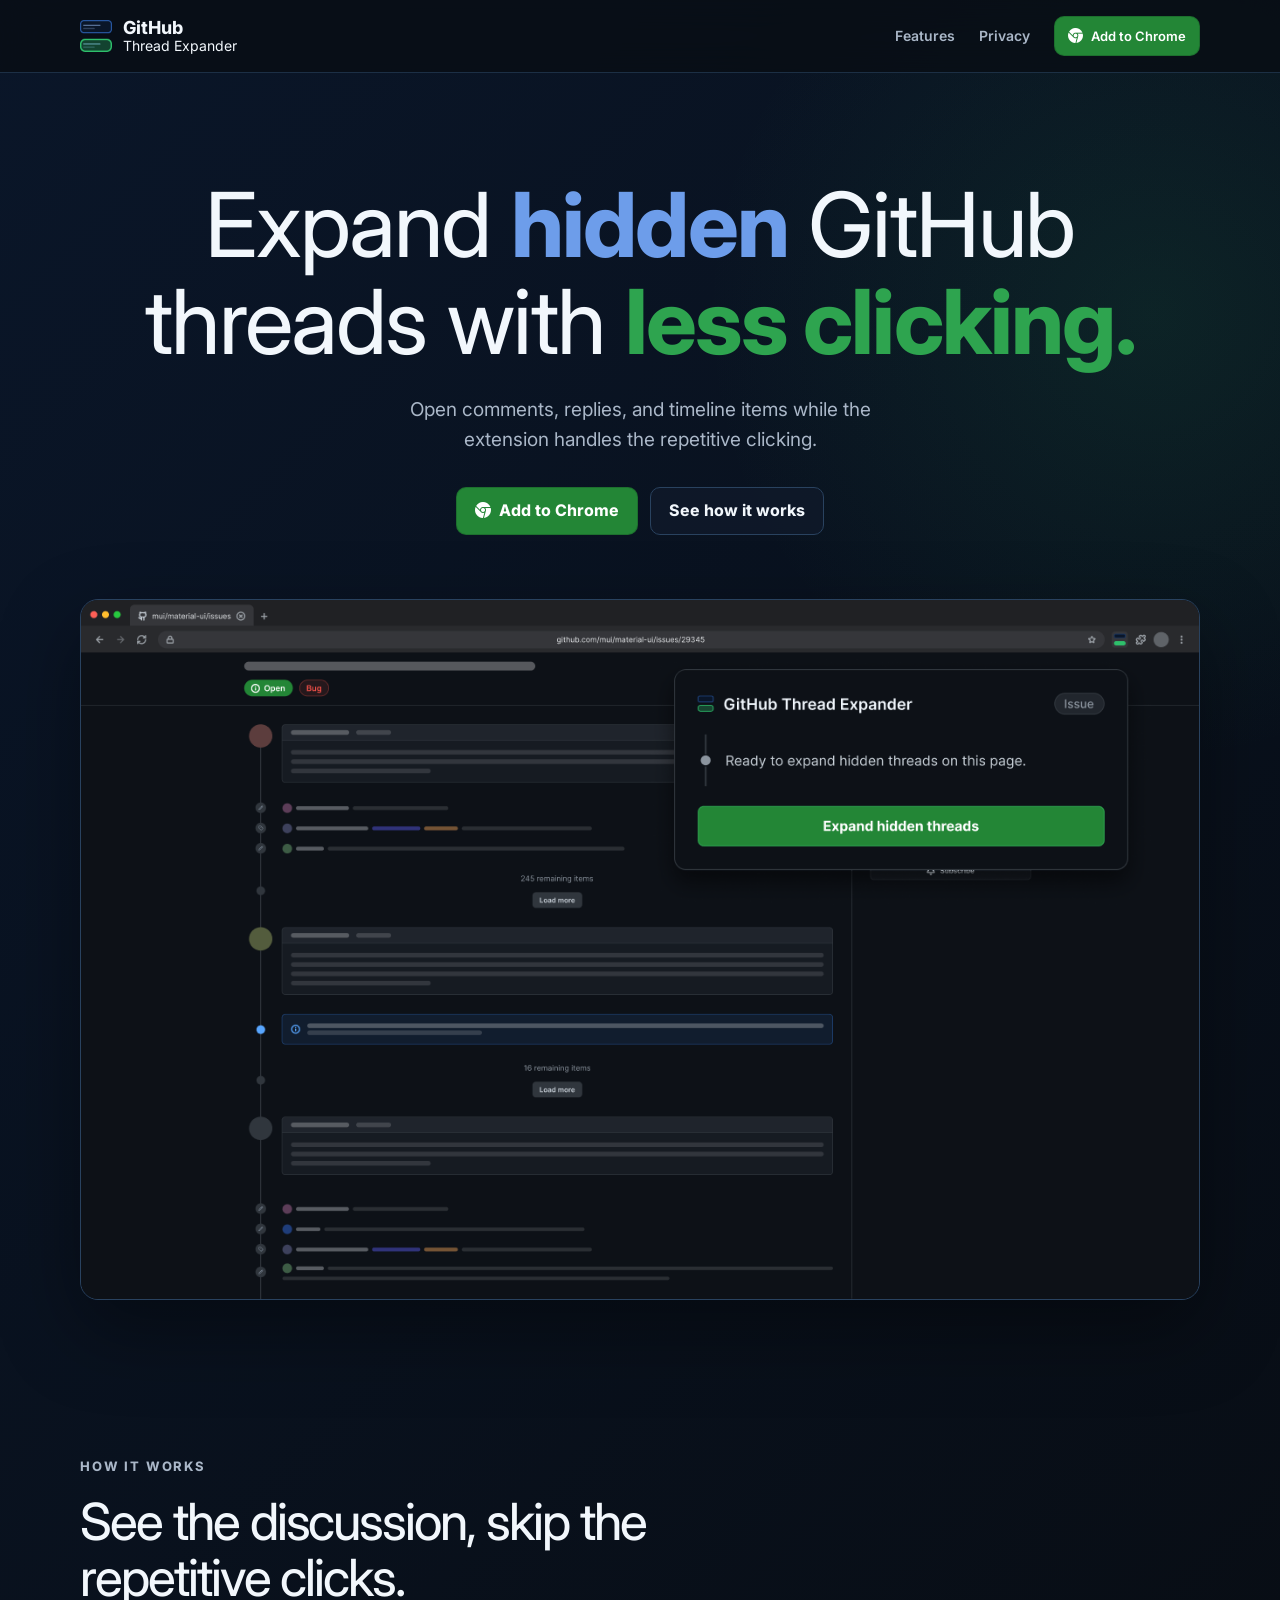
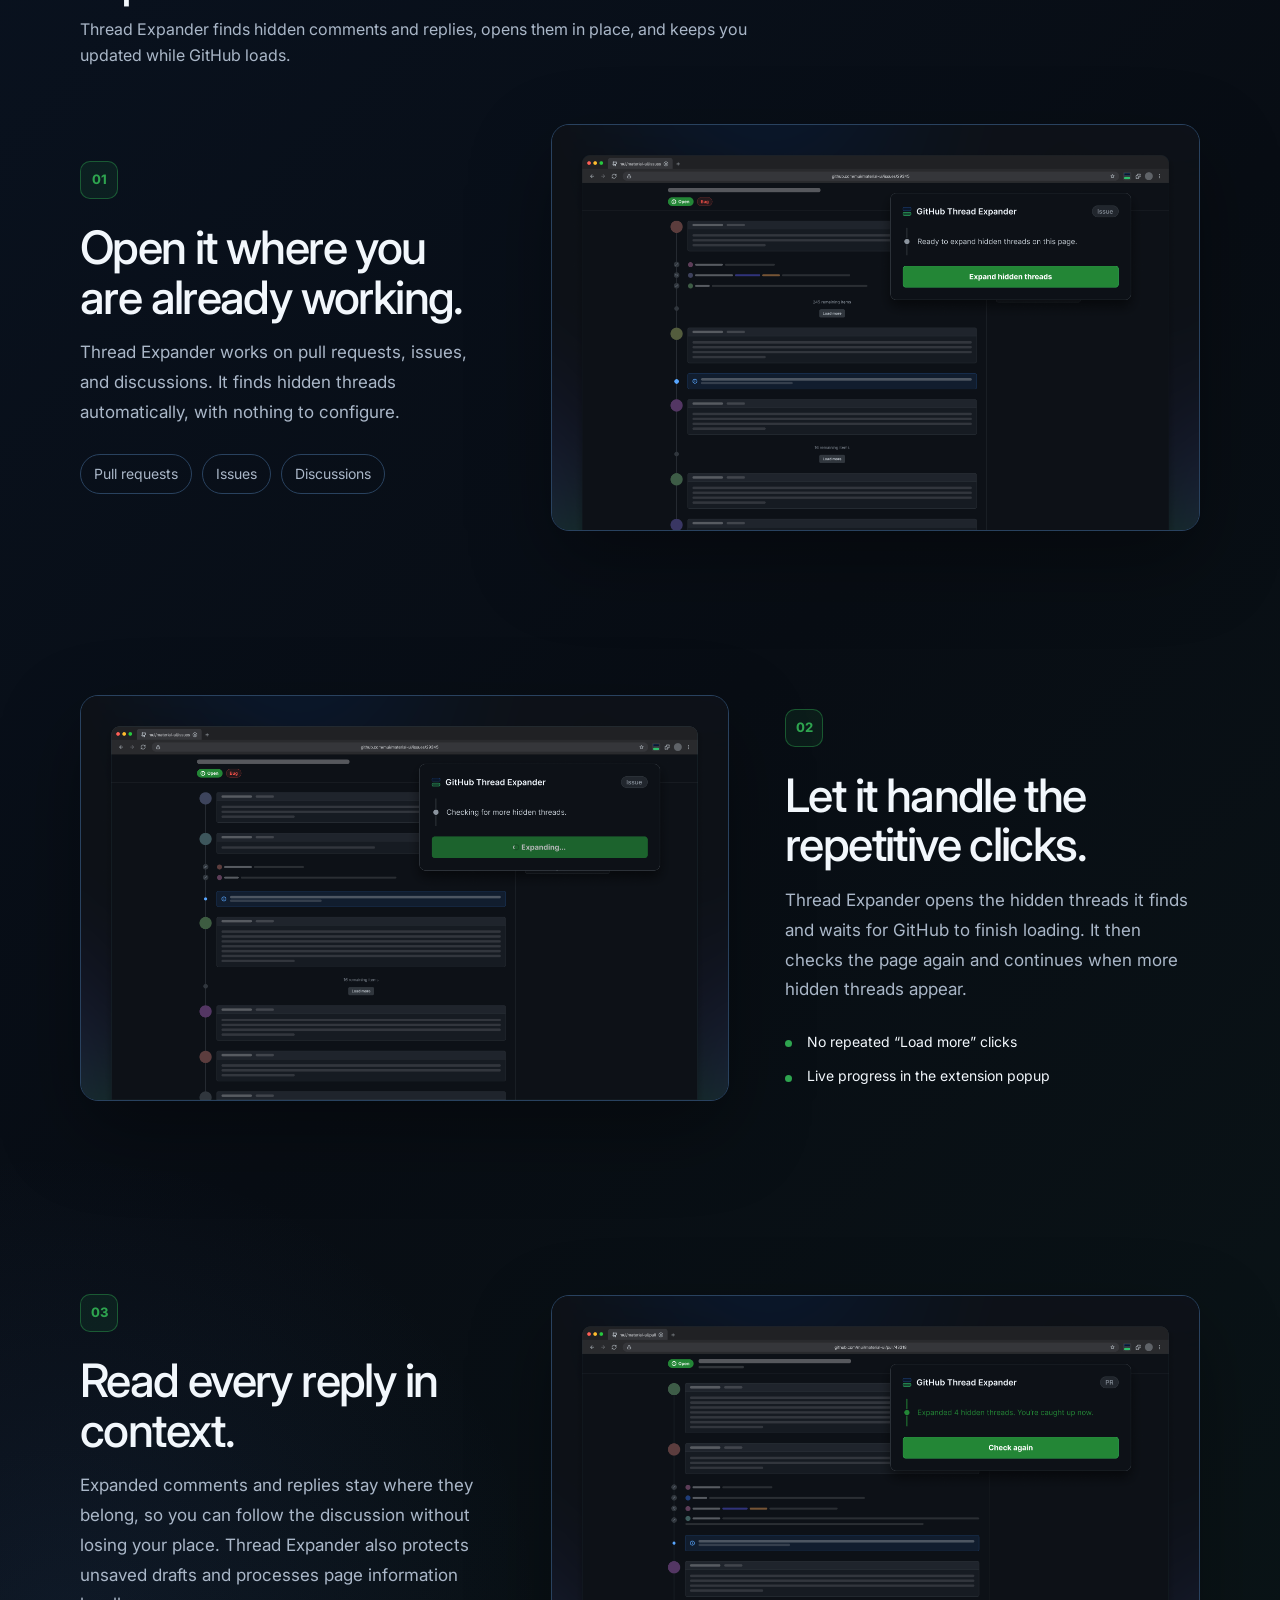
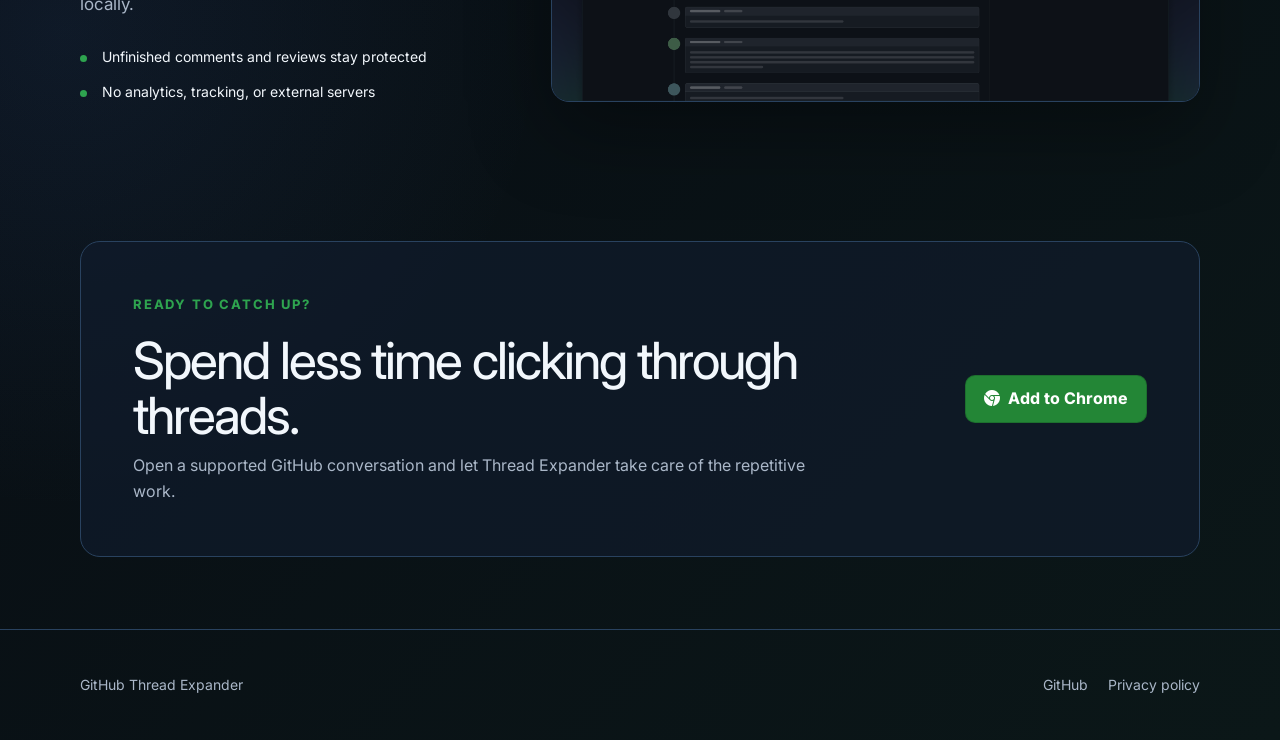
<file: docs/index.html>
<!doctype html>
<html lang="en">
	<head>
		<meta charset="utf-8">
		<meta name="viewport" content="width=device-width, initial-scale=1">
		<meta name="description" content="Open hidden GitHub comments and replies without clicking through every thread yourself.">
		<meta name="theme-color" content="#0a1629">
		<meta name="google-site-verification" content="gs3e2-iut-cvpTGJV8IsobJCZ_WyoXmUTNRu13FWTS0">
		<title>GitHub Thread Expander</title>
		<link rel="preconnect" href="https://fonts.googleapis.com">
		<link rel="preconnect" href="https://fonts.gstatic.com" crossorigin>
		<link href="https://fonts.googleapis.com/css2?family=Inter:wght@400;450;600;700;750&amp;display=swap" rel="stylesheet">
		<link rel="stylesheet" href="https://cdn.jsdelivr.net/npm/bootstrap-icons@1.13.1/font/bootstrap-icons.min.css">
		<link rel="icon" href="assets/icon_48x48.png">
		<link rel="stylesheet" href="styles.css">
	</head>
	<body>
		<header class="site-header">
			<nav class="nav" aria-label="Main navigation">
				<a class="brand" href="./">
					<img src="assets/icon_48x48.png" alt="" height="32" width="32">
					<span class="brand-name"><strong>GitHub</strong><span>Thread Expander</span></span>
				</a>
				<div class="nav-links">
					<a href="#features">Features</a>
					<a href="privacy-policy/">Privacy</a>
					<a class="button nav-cta" href="https://chromewebstore.google.com/detail/dfofphmolabcjnlffcionmncbddpoopg?utm_source=item-share-cb" target="_blank" rel="noopener noreferrer" aria-label="Add GitHub Thread Expander to Chrome">
						<i class="bi bi-browser-chrome" aria-hidden="true"></i>
						Add to Chrome
					</a>
				</div>
			</nav>
		</header>

		<main>
			<section class="hero container">
				<!-- <p class="eyebrow">Built for focused reviews</p> -->
				<h1>Expand <span class="blue">hidden</span> GitHub threads with <span class="green">less clicking.</span></h1>
				<p class="hero-copy">Open comments, replies, and timeline items while the extension handles the repetitive clicking.</p>
				<div class="actions">
					<a class="button" href="https://chromewebstore.google.com/detail/dfofphmolabcjnlffcionmncbddpoopg?utm_source=item-share-cb" target="_blank" rel="noopener noreferrer" aria-label="Add GitHub Thread Expander to Chrome">
						<i class="bi bi-browser-chrome" aria-hidden="true"></i>
						Add to Chrome
					</a>
					<a class="button secondary" href="#features">See how it works</a>
				</div>
				<figure class="product-shot">
					<img src="assets/website_0_1280x800.png" alt="GitHub Thread Expander ready to expand hidden threads on a GitHub issue">
				</figure>
			</section>

			<section class="section container" id="features">
				<div class="section-heading">
					<p class="eyebrow">How it works</p>
					<h2>See the discussion, skip the repetitive clicks.</h2>
					<p>Thread Expander finds hidden comments and replies, opens them in place, and keeps you updated while GitHub loads.</p>
				</div>
				<div class="feature-flow">
					<article class="feature-step">
						<div class="feature-step-inner">
							<div class="feature-copy">
								<span class="step-number">01</span>
								<h3>Open it where you are already working.</h3>
								<p>Thread Expander works on pull requests, issues, and discussions. It finds hidden threads automatically, with nothing to configure.</p>
								<div class="supported-list" aria-label="Supported GitHub pages">
									<span class="tag">Pull requests</span>
									<span class="tag">Issues</span>
									<span class="tag">Discussions</span>
								</div>
							</div>
							<figure class="feature-image">
								<img src="assets/website_1_1280x800.png" alt="GitHub issue with Thread Expander ready to start">
							</figure>
						</div>
					</article>

					<article class="feature-step">
						<div class="feature-step-inner feature-step-reverse">
							<figure class="feature-image">
								<img src="assets/website_2_1280x800.png" alt="GitHub issue while Thread Expander checks for more hidden threads">
							</figure>
							<div class="feature-copy">
								<span class="step-number">02</span>
								<h3>Let it handle the repetitive clicks.</h3>
								<p>Thread Expander opens the hidden threads it finds and waits for GitHub to finish loading. It then checks the page again and continues when more hidden threads appear.</p>
								<ul class="feature-points">
									<li>No repeated “Load more” clicks</li>
									<li>Live progress in the extension popup</li>
								</ul>
							</div>
						</div>
					</article>

					<article class="feature-step">
						<div class="feature-step-inner">
							<div class="feature-copy">
								<span class="step-number">03</span>
								<h3>Read every reply in context.</h3>
								<p>Expanded comments and replies stay where they belong, so you can follow the discussion without losing your place. Thread Expander also protects unsaved drafts and processes page information locally.</p>
								<ul class="feature-points">
									<li>Unfinished comments and reviews stay protected</li>
									<li>No analytics, tracking, or external servers</li>
								</ul>
							</div>
							<figure class="feature-image">
								<img src="assets/website_3_1280x800.png" alt="GitHub pull request after Thread Expander opened hidden threads">
							</figure>
						</div>
					</article>
				</div>
			</section>

			<section class="container closing-cta">
				<div>
					<p class="eyebrow">Ready to catch up?</p>
					<h2>Spend less time clicking through threads.</h2>
					<p>Open a supported GitHub conversation and let Thread Expander take care of the repetitive work.</p>
				</div>
				<a class="button" href="https://chromewebstore.google.com/detail/dfofphmolabcjnlffcionmncbddpoopg?utm_source=item-share-cb" target="_blank" rel="noopener noreferrer" aria-label="Add GitHub Thread Expander to Chrome">
					<i class="bi bi-browser-chrome" aria-hidden="true"></i>
					Add to Chrome
				</a>
			</section>
		</main>

		<footer class="site-footer">
			<div class="container footer-inner">
				<span>GitHub Thread Expander</span>
				<div class="footer-links">
					<a href="https://github.com/devanshkaushik/github-thread-expander" target="_blank" rel="noopener noreferrer">GitHub</a>
					<a href="privacy-policy/">Privacy policy</a>
				</div>
			</div>
		</footer>
	</body>
</html>
</file>
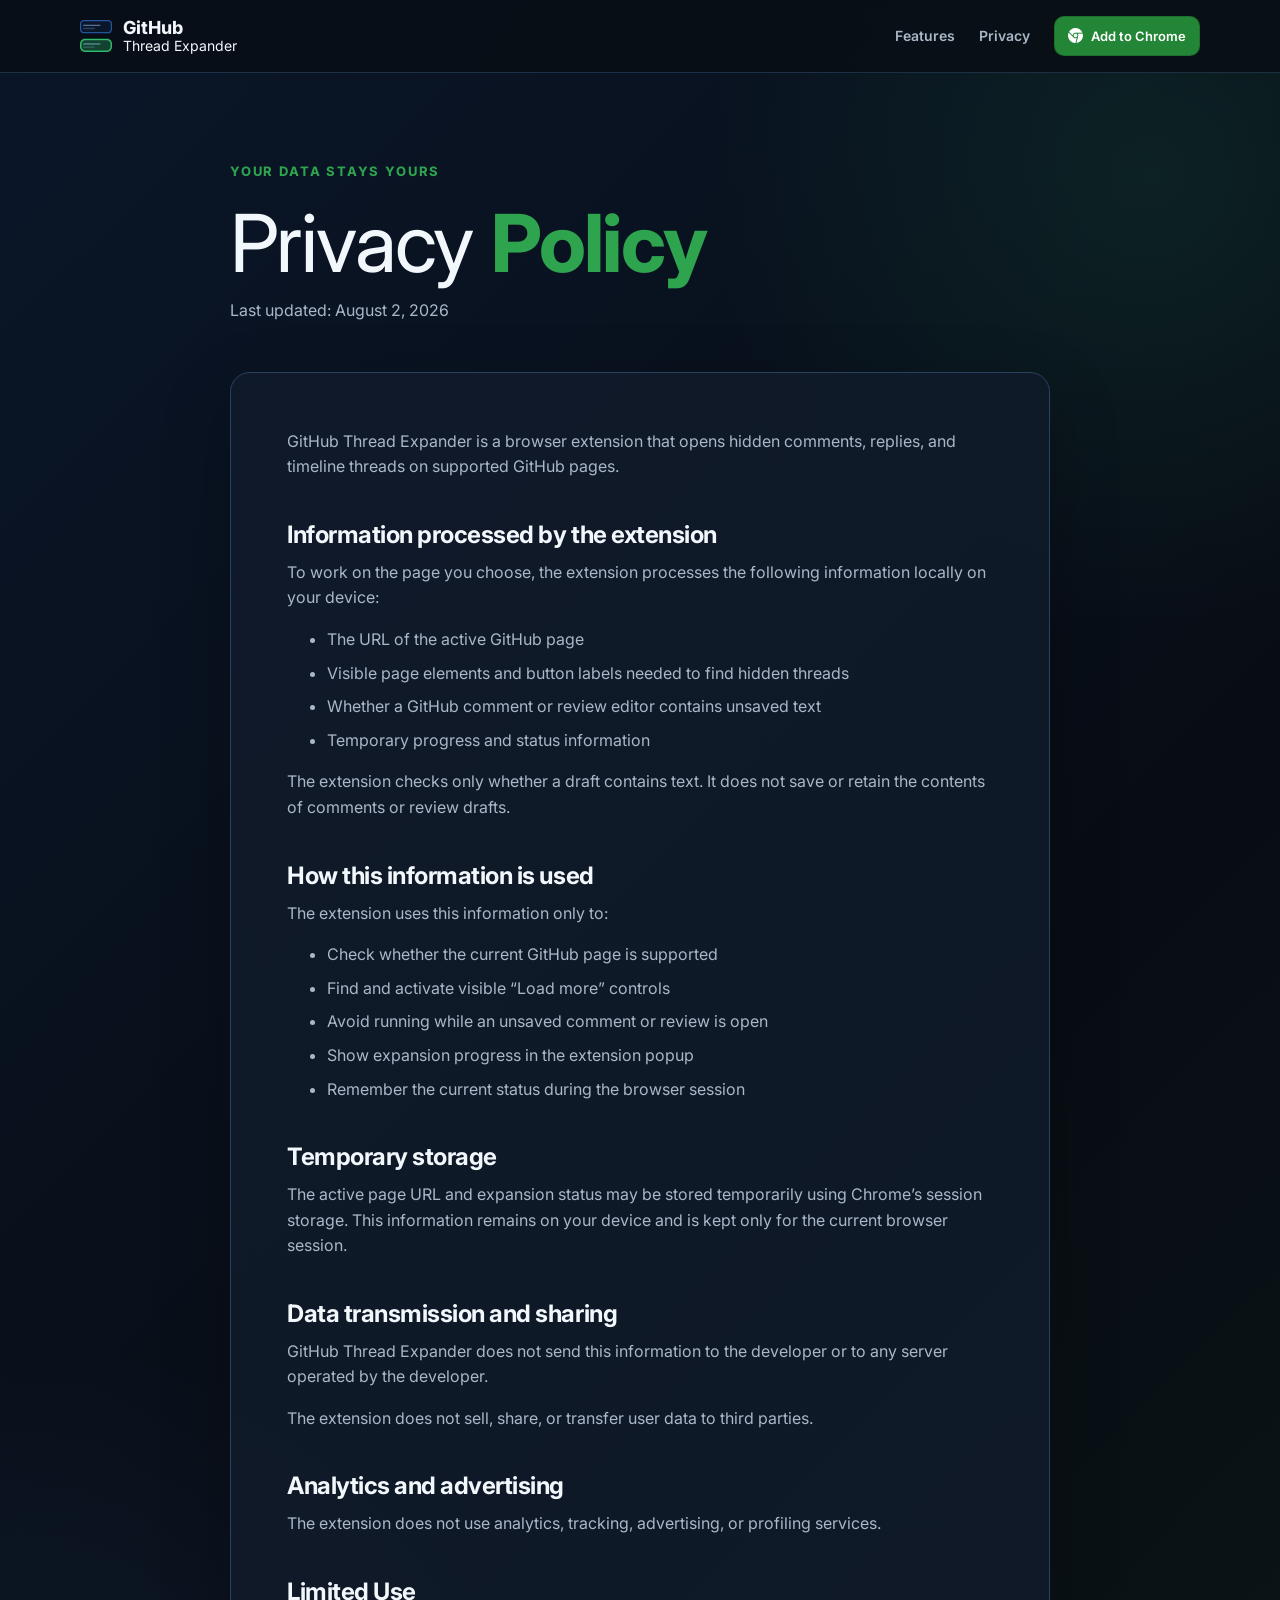
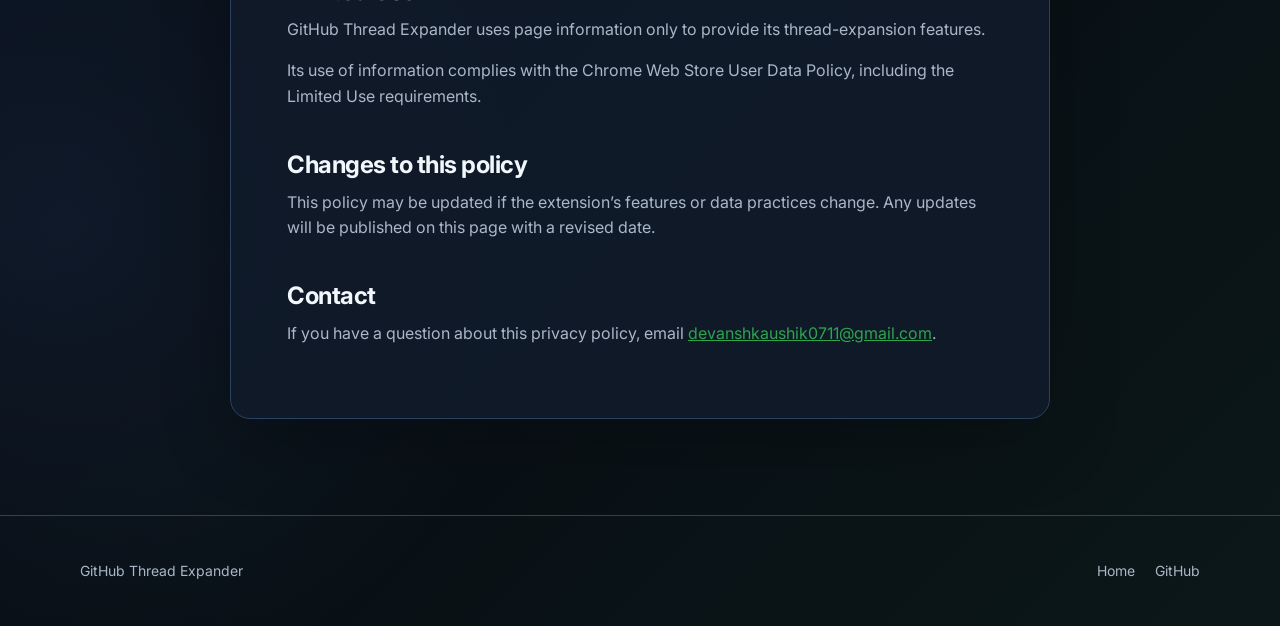
<file: docs/privacy-policy/index.html>
<!doctype html>
<html lang="en">
	<head>
		<meta charset="utf-8">
		<meta name="viewport" content="width=device-width, initial-scale=1">
		<meta name="description" content="Privacy policy for the GitHub Thread Expander browser extension.">
		<meta name="theme-color" content="#0a1629">
		<title>Privacy Policy · GitHub Thread Expander</title>
		<link rel="preconnect" href="https://fonts.googleapis.com">
		<link rel="preconnect" href="https://fonts.gstatic.com" crossorigin>
		<link href="https://fonts.googleapis.com/css2?family=Inter:wght@400;450;600;700;750&amp;display=swap" rel="stylesheet">
		<link rel="stylesheet" href="https://cdn.jsdelivr.net/npm/bootstrap-icons@1.13.1/font/bootstrap-icons.min.css">
		<link rel="icon" href="../assets/icon_48x48.png">
		<link rel="stylesheet" href="../styles.css">
	</head>
	<body class="policy-page">
		<header class="site-header">
			<nav class="nav" aria-label="Main navigation">
				<a class="brand" href="../">
					<img src="../assets/icon_48x48.png" alt="" height="32" width="32">
					<span class="brand-name"><strong>GitHub</strong><span>Thread Expander</span></span>
				</a>
				<div class="nav-links">
					<a href="../#features">Features</a>
					<a href="./" aria-current="page">Privacy</a>
					<a class="button nav-cta" href="https://chromewebstore.google.com/detail/dfofphmolabcjnlffcionmncbddpoopg?utm_source=item-share-cb" target="_blank" rel="noopener noreferrer" aria-label="Add GitHub Thread Expander to Chrome">
						<i class="bi bi-browser-chrome" aria-hidden="true"></i>
						Add to Chrome
					</a>
				</div>
			</nav>
		</header>

		<main class="policy-wrap">
			<p class="eyebrow">Your data stays yours</p>
			<h1>Privacy <span class="green">Policy</span></h1>
			<p class="privacy-meta">Last updated: August 2, 2026</p>

			<article class="policy">
				<p>GitHub Thread Expander is a browser extension that opens hidden comments, replies, and timeline threads on supported GitHub pages.</p>

				<h2>Information processed by the extension</h2>
				<p>To work on the page you choose, the extension processes the following information locally on your device:</p>
				<ul>
					<li>The URL of the active GitHub page</li>
					<li>Visible page elements and button labels needed to find hidden threads</li>
					<li>Whether a GitHub comment or review editor contains unsaved text</li>
					<li>Temporary progress and status information</li>
				</ul>
				<p>The extension checks only whether a draft contains text. It does not save or retain the contents of comments or review drafts.</p>

				<h2>How this information is used</h2>
				<p>The extension uses this information only to:</p>
				<ul>
					<li>Check whether the current GitHub page is supported</li>
					<li>Find and activate visible “Load more” controls</li>
					<li>Avoid running while an unsaved comment or review is open</li>
					<li>Show expansion progress in the extension popup</li>
					<li>Remember the current status during the browser session</li>
				</ul>

				<h2>Temporary storage</h2>
				<p>The active page URL and expansion status may be stored temporarily using Chrome’s session storage. This information remains on your device and is kept only for the current browser session.</p>

				<h2>Data transmission and sharing</h2>
				<p>GitHub Thread Expander does not send this information to the developer or to any server operated by the developer.</p>
				<p>The extension does not sell, share, or transfer user data to third parties.</p>

				<h2>Analytics and advertising</h2>
				<p>The extension does not use analytics, tracking, advertising, or profiling services.</p>

				<h2>Limited Use</h2>
				<p>GitHub Thread Expander uses page information only to provide its thread-expansion features.</p>
				<p>Its use of information complies with the Chrome Web Store User Data Policy, including the Limited Use requirements.</p>

				<h2>Changes to this policy</h2>
				<p>This policy may be updated if the extension’s features or data practices change. Any updates will be published on this page with a revised date.</p>

				<h2>Contact</h2>
				<p>If you have a question about this privacy policy, email <a href="mailto:devanshkaushik0711@gmail.com">devanshkaushik0711@gmail.com</a>.</p>
			</article>
		</main>

		<footer class="site-footer">
			<div class="container footer-inner">
				<span>GitHub Thread Expander</span>
				<div class="footer-links">
					<a href="../">Home</a>
					<a href="https://github.com/devanshkaushik/github-thread-expander" target="_blank" rel="noopener noreferrer">GitHub</a>
				</div>
			</div>
		</footer>
	</body>
</html>
</file>
<file: docs/styles.css>
:root {
	color-scheme: dark;
	--bg: #0a1629;
	--bg-deep: #080d14;
	--surface: #101b2b;
	--surface-raised: #152238;
	--border: #29425f;
	--text: #f2f7fc;
	--muted: #aab7c8;
	--blue: #6d9dea;
	--primary: #238636;
	--primary-light: #2ea44f;
	--primary-text: #ffffff;
	--max-width: 1120px;
}

* {
	box-sizing: border-box;
}

html {
	scroll-behavior: smooth;
}

body {
	margin: 0;
	background:
		radial-gradient(circle at 90% 8%, rgba(46, 191, 107, 0.1), transparent 28rem),
		radial-gradient(circle at 5% 82%, rgba(74, 127, 211, 0.1), transparent 30rem),
		linear-gradient(135deg, var(--bg) 0%, var(--bg-deep) 58%, #0b1718 100%);
	color: var(--text);
	font-family: "Inter", ui-sans-serif, -apple-system, BlinkMacSystemFont, "Segoe UI", sans-serif;
	line-height: 1.6;
}

a {
	color: inherit;
}

img {
	display: block;
	max-width: 100%;
}

.site-header {
	position: sticky;
	top: 0;
	z-index: 10;
	border-bottom: 1px solid rgba(41, 66, 95, 0.65);
	background: rgba(8, 13, 20, 0.78);
	backdrop-filter: blur(18px);
}

.nav,
.container {
	width: min(calc(100% - 40px), var(--max-width));
	margin-inline: auto;
}

.nav {
	display: flex;
	min-height: 72px;
	align-items: center;
	justify-content: space-between;
	gap: 24px;
}

.brand {
	display: inline-flex;
	align-items: center;
	gap: 11px;
	font-size: 18px;
	font-weight: 400;
	text-decoration: none;
}

.brand strong {
	font-weight: 750;
}

.brand-name {
	display: flex;
	flex-direction: column;
	line-height: 1.1;
}

.brand-name > span {
	font-size: 0.78em;
}

.brand img {
	width: 32px;
	height: 32px;
}

.nav-links {
	display: flex;
	align-items: center;
	gap: 24px;
}

.nav-links a {
	color: var(--muted);
	font-size: 14px;
	font-weight: 600;
	text-decoration: none;
}

.nav-links a:hover,
.nav-links a:focus-visible {
	color: var(--text);
}

.button {
	display: inline-flex;
	gap: 8px;
	min-height: 46px;
	align-items: center;
	justify-content: center;
	border: 1px solid rgba(7, 26, 16, 0.2);
	border-radius: 10px;
	padding: 10px 18px;
	background: var(--primary);
	color: var(--primary-text);
	font-weight: 750;
	text-decoration: none;
	white-space: nowrap;
	transition: background-color 120ms ease, border-color 120ms ease, color 120ms ease;
}

.button:hover {
	background: var(--primary-light);
	border-color: rgba(255, 255, 255, 0.28);
}

.button.secondary {
	border-color: var(--border);
	background: rgba(16, 27, 43, 0.7);
	color: var(--text);
}

.button.secondary:hover {
	border-color: #52739a;
	background: rgba(21, 34, 56, 0.92);
}

.nav-links .nav-cta {
	min-height: 38px;
	gap: 8px;
	padding: 7px 13px;
	color: var(--primary-text);
	font-size: 13px;
}

.nav-cta .bi {
	font-size: 15px;
}

.hero {
	padding: 104px 0 72px;
	text-align: center;
}

.eyebrow {
	margin: 0 0 18px;
	color: var(--primary-light);
	font-size: 13px;
	font-weight: 750;
	letter-spacing: 0.14em;
	text-transform: uppercase;
}

h1,
h2,
p {
	margin-top: 0;
}

h1 {
	max-width: 1100px;
	margin-inline: auto;
	margin-bottom: 24px;
	font-size: clamp(3rem, 7vw, 5.7rem);
	font-weight: 430;
	letter-spacing: -0.02em;
	line-height: 1.08;
}

.blue {
	color: var(--blue);
	font-weight: 750;
}

.green {
	color: var(--primary-light);
	font-weight: 750;
}

.hero-copy {
	max-width: 480px;
	margin: 0 auto 32px;
	color: var(--muted);
	font-size: 19px;
}

.actions {
	display: flex;
	justify-content: center;
	gap: 12px;
	flex-wrap: wrap;
}

.product-shot {
	margin: 64px 0 0;
	overflow: hidden;
	border: 1px solid var(--border);
	border-radius: 18px;
	background: var(--surface);
	box-shadow: 0 30px 80px rgba(0, 0, 0, 0.38);
}

.product-shot img {
	width: 100%;
}

.section {
	padding: 84px 0;
}

.section-heading {
	max-width: 720px;
	margin-bottom: 38px;
}

h2 {
	margin-bottom: 12px;
	font-size: clamp(2rem, 4vw, 3.5rem);
	font-weight: 450;
	letter-spacing: -0.04em;
	line-height: 1.08;
}

.section-heading p,
.privacy-meta,
.policy p,
.policy li {
	color: var(--muted);
}

.feature-flow {
	margin-top: 56px;
}

.feature-step + .feature-step {
	margin-top: 150px;
}

.feature-step-inner {
	display: grid;
	grid-template-columns: minmax(0, 0.78fr) minmax(0, 1.22fr);
	align-items: center;
	gap: 56px;
}

.feature-step-reverse {
	grid-template-columns: minmax(0, 1.22fr) minmax(0, 0.78fr);
}

.feature-copy {
	padding-block: 28px;
}

.step-number {
	display: inline-grid;
	width: 38px;
	height: 38px;
	margin-bottom: 24px;
	place-items: center;
	border: 1px solid rgba(46, 164, 79, 0.45);
	border-radius: 10px;
	background: rgba(46, 164, 79, 0.1);
	color: var(--primary-light);
	font-size: 13px;
	font-weight: 750;
}

.feature-copy h3 {
	margin: 0 0 16px;
	font-size: clamp(2rem, 3.6vw, 3.25rem);
	font-weight: 520;
	letter-spacing: -0.035em;
	line-height: 1.08;
}

.feature-copy > p {
	margin-bottom: 26px;
	color: var(--muted);
	font-size: 17px;
	line-height: 1.75;
}

.feature-image {
	margin: 0;
	overflow: hidden;
	border: 1px solid var(--border);
	border-radius: 18px;
	background: var(--surface);
	box-shadow: 0 30px 80px rgba(0, 0, 0, 0.34);
}

.feature-image img {
	width: 100%;
}

@keyframes feature-image-reveal {
	from {
		opacity: 0.35;
		transform: scale(0.95) translateY(3px);
	}

	to {
		opacity: 1;
		transform: scale(1);
	}
}

@media (prefers-reduced-motion: no-preference) {
	@supports (animation-timeline: view()) {
		.feature-image {
			animation: feature-image-reveal linear both;
			animation-timeline: view();
			animation-range: entry 8% cover 32%;
		}
	}
}

.supported-list {
	display: flex;
	gap: 10px;
	flex-wrap: wrap;
}

.tag {
	border: 1px solid var(--border);
	border-radius: 999px;
	padding: 8px 13px;
	color: var(--muted);
	font-size: 14px;
}

.feature-points {
	display: grid;
	gap: 12px;
	margin: 0;
	padding: 0;
	list-style: none;
}

.feature-points li {
	position: relative;
	padding-left: 22px;
	color: var(--text);
	font-size: 14px;
}

.feature-points li::before {
	position: absolute;
	top: 0.65em;
	left: 0;
	width: 7px;
	height: 7px;
	border-radius: 50%;
	background: var(--primary-light);
	content: "";
}

.closing-cta {
	display: flex;
	align-items: center;
	justify-content: space-between;
	gap: 48px;
	margin-top: 26px;
	border: 1px solid var(--border);
	border-radius: 20px;
	padding: 52px;
	background: rgba(16, 27, 43, 0.72);
}

.closing-cta > div {
	max-width: 680px;
}

.closing-cta h2 {
	margin-bottom: 10px;
}

.closing-cta p:not(.eyebrow) {
	margin-bottom: 0;
	color: var(--muted);
}

.closing-cta .button {
	flex: 0 0 auto;
}

.site-footer {
	margin-top: 72px;
	border-top: 1px solid var(--border);
}

.footer-inner {
	display: flex;
	min-height: 110px;
	align-items: center;
	justify-content: space-between;
	gap: 20px;
	color: var(--muted);
	font-size: 14px;
}

.footer-links {
	display: flex;
	gap: 20px;
}

.footer-links a {
	text-decoration: none;
}

.policy-page {
	min-height: 100vh;
}

.policy-wrap {
	width: min(calc(100% - 40px), 820px);
	margin: 0 auto;
	padding: 88px 0 24px;
}

.policy-wrap h1 {
	margin: 0 0 12px;
	font-size: clamp(2.8rem, 7vw, 5rem);
	text-align: left;
}

.privacy-meta {
	margin-bottom: 48px;
}

.policy {
	border: 1px solid var(--border);
	border-radius: 20px;
	padding: clamp(24px, 6vw, 56px);
	background: rgba(16, 27, 43, 0.82);
	box-shadow: 0 24px 70px rgba(0, 0, 0, 0.24);
}

.policy h2 {
	margin-top: 42px;
	font-size: 24px;
	font-weight: 700;
	letter-spacing: -0.02em;
}

.policy h2:first-child {
	margin-top: 0;
}

.policy a {
	color: var(--primary-light);
}

.policy li + li {
	margin-top: 8px;
}

@media (max-width: 760px) {
	.nav {
		gap: 14px;
	}

	.nav-links a:not(.button) {
		display: none;
	}

	.hero {
		padding-top: 72px;
	}

	.feature-step-inner,
	.feature-step-reverse {
		grid-template-columns: 1fr;
		gap: 20px;
	}

	.feature-step + .feature-step {
		margin-top: 96px;
	}

	.feature-copy {
		order: 1;
		padding-block: 0;
	}

	.feature-image {
		order: 2;
	}

	.feature-copy > p {
		font-size: 16px;
		line-height: 1.65;
	}

	.closing-cta {
		align-items: flex-start;
		flex-direction: column;
		gap: 28px;
		padding: 30px;
	}

	.footer-inner {
		align-items: flex-start;
		flex-direction: column;
		padding: 28px 0;
	}
}
</file>
